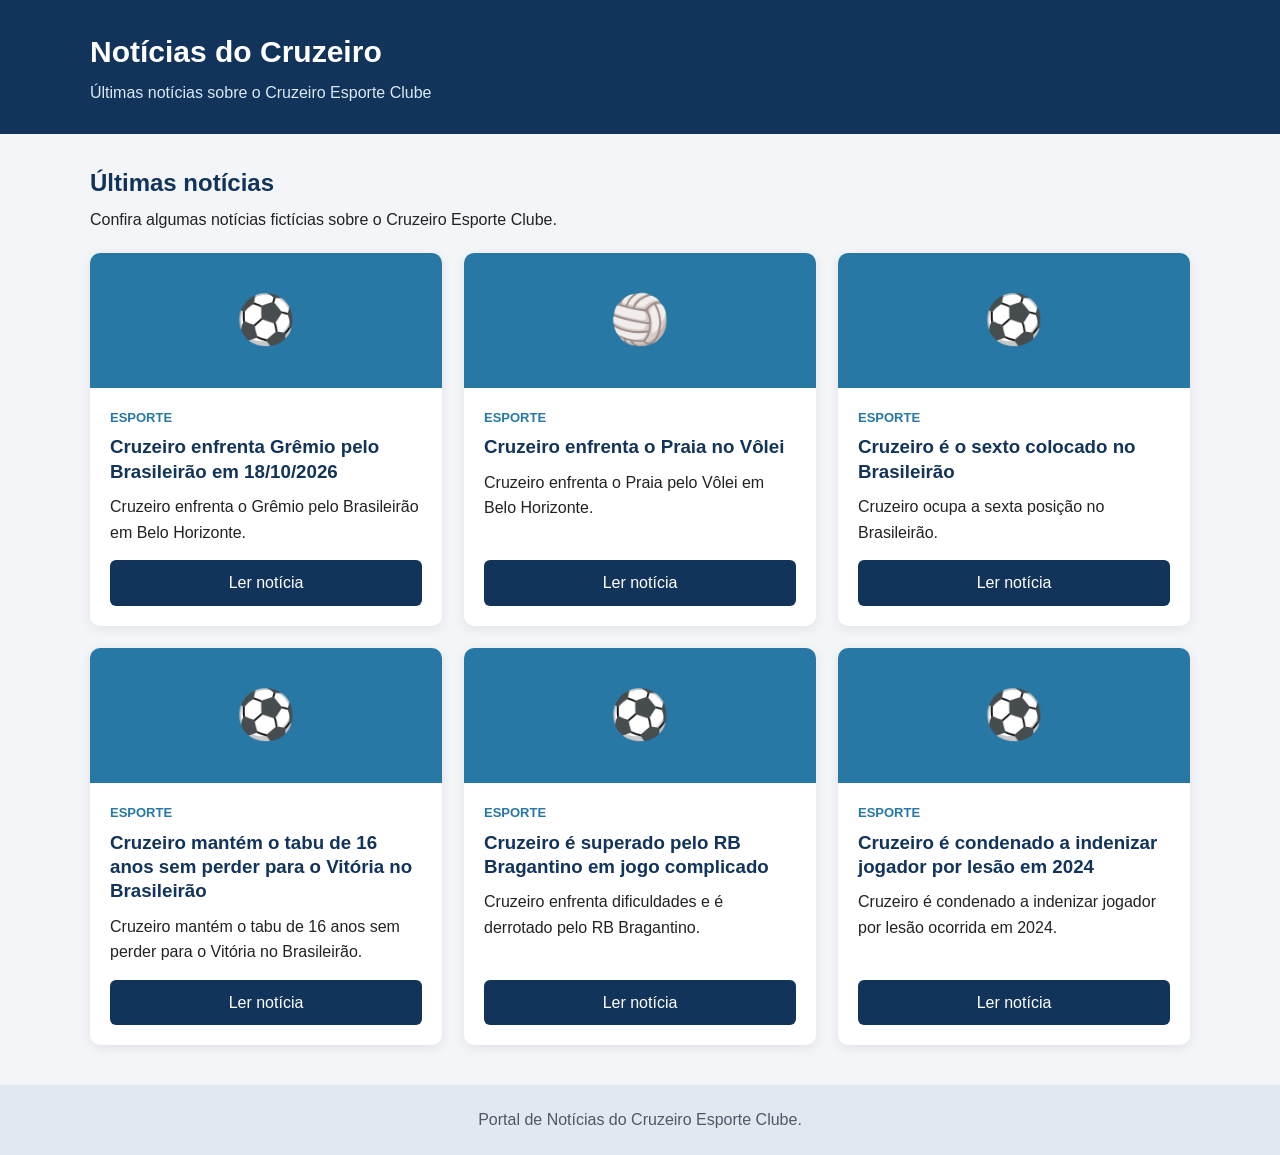
<file: index.html>
<!DOCTYPE html>
<html lang="pt-BR">
<head>
    <meta charset="UTF-8">
    <meta name="viewport" content="width=device-width, initial-scale=1.0">
    <title>Notícias do Cruzeiro</title>
    <link rel="stylesheet" href="style.css">
    <script src="app.js" defer></script>
    <link rel="icon" type="image/png" href="img/cruzeiro.png">
</head>
<body>
    <header class="topo">
        <div class="container">
            <h1>Notícias do Cruzeiro</h1>
            <p>Últimas notícias sobre o Cruzeiro Esporte Clube</p>
        </div>
    </header>

    <main class="container">
        <section class="introducao">
            <h2>Últimas notícias</h2>
            <p>Confira algumas notícias fictícias sobre o Cruzeiro Esporte Clube.</p>
        </section>

        <section id="lista-noticias" class="cards" aria-label="Lista de notícias">
            
        </section>
    </main>

    <footer class="rodape">
        <p>Portal de Notícias do Cruzeiro Esporte Clube.</p>
    </footer>
</body>
</html>
</file>
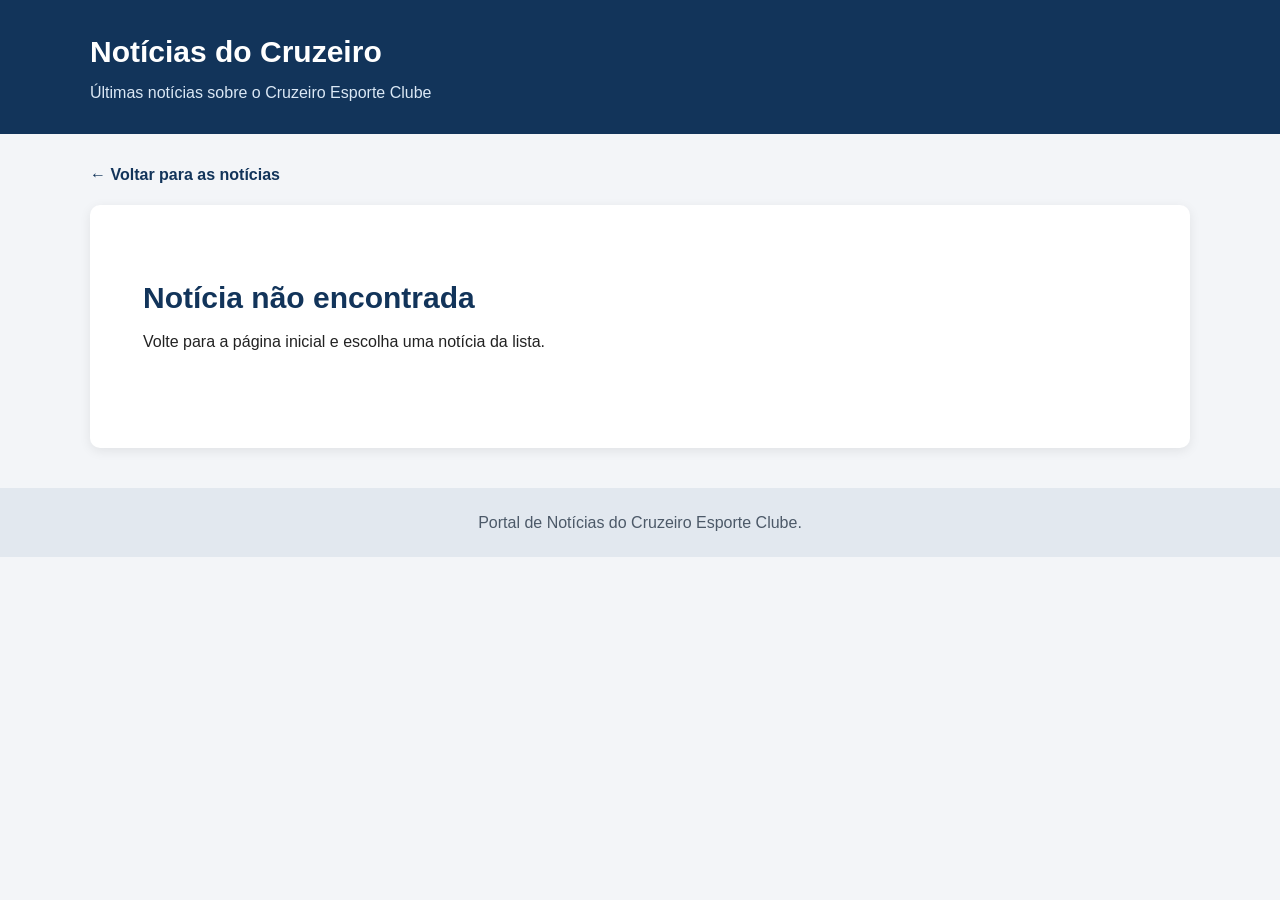
<file: detalhes.html>
<!DOCTYPE html>
<html lang="pt-BR">
<head>
    <meta charset="UTF-8">
    <meta name="viewport" content="width=device-width, initial-scale=1.0">
    <title>Detalhes da notícia | Notícias do Cruzeiro</title>
    <link rel="stylesheet" href="style.css">
    <script src="app.js" defer></script>
    <link rel="icon" type="image/png" href="img/cruzeiro.png">
</head>
<body>
    <header class="topo">
        <div class="container">
            <h1>Notícias do Cruzeiro</h1>
            <p>Últimas notícias sobre o Cruzeiro Esporte Clube</p>
        </div>
    </header>

    <main class="container">
        <a class="voltar" href="index.html">&larr; Voltar para as notícias</a>
        <article id="detalhe-noticia" class="detalhe">
        </article>
    </main>

    <footer class="rodape">
        <p>Portal de Notícias do Cruzeiro Esporte Clube.</p>
    </footer>
</body>
</html>
</file>
<file: style.css>
* {
    margin: 0;
    padding: 0;
    box-sizing: border-box;
}

body {
    font-family: Arial, Helvetica, sans-serif;
    background-color: #f3f5f8;
    color: #222;
    line-height: 1.6;
}

.container {
    width: 90%;
    max-width: 1100px;
    margin: 0 auto;
}

.topo {
    background-color: #12345a;
    color: white;
    padding: 28px 0;
}

.topo h1 {
    font-size: 30px;
    margin-bottom: 4px;
}

.topo p {
    color: #dbe8f5;
}

.introducao {
    margin: 30px 0 20px;
}

.introducao h2 {
    color: #12345a;
    margin-bottom: 5px;
}

.cards {
    display: grid;
    grid-template-columns: repeat(3, 1fr);
    gap: 22px;
    margin-bottom: 40px;
}

.card {
    background-color: white;
    border-radius: 10px;
    overflow: hidden;
    box-shadow: 0 3px 12px rgba(0, 0, 0, 0.08);
    display: flex;
    flex-direction: column;
}

.card-imagem {
    min-height: 135px;
    display: flex;
    align-items: center;
    justify-content: center;
    color: white;
    font-size: 48px;
}

.cor-azul { background: #2878a5; }
.cor-verde { background: #38866b; }
.cor-roxa { background: #7955a5; }
.cor-laranja { background: #c77938; }

.card-conteudo {
    padding: 20px;
    display: flex;
    flex-direction: column;
    flex: 1;
}

.categoria {
    color: #2878a5;
    font-size: 13px;
    font-weight: bold;
    text-transform: uppercase;
    margin-bottom: 7px;
}

.card h3 {
    color: #12345a;
    margin-bottom: 10px;
    line-height: 1.3;
}

.card p {
    margin-bottom: 15px;
}

.botao {
    display: inline-block;
    margin-top: auto;
    padding: 10px 14px;
    background-color: #12345a;
    color: white;
    text-decoration: none;
    border-radius: 6px;
    text-align: center;
}

.botao:hover {
    background-color: #20527f;
}

.voltar {
    display: inline-block;
    margin: 28px 0 18px;
    color: #12345a;
    font-weight: bold;
    text-decoration: none;
}

.detalhe {
    background: white;
    border-radius: 10px;
    padding: 28px;
    margin-bottom: 40px;
    box-shadow: 0 3px 12px rgba(0, 0, 0, 0.08);
}

.detalhe h2 {
    color: #12345a;
    font-size: 30px;
    line-height: 1.3;
    margin-bottom: 12px;
}

.detalhe .texto-completo {
    margin-top: 20px;
    white-space: pre-line;
}

.detalhe .informacoes {
    color: #666;
    font-size: 14px;
    margin-top: 12px;
}

.detalhe-imagem {
    min-height: 180px;
    border-radius: 8px;
    display: flex;
    align-items: center;
    justify-content: center;
    font-size: 64px;
    color: white;
    margin-bottom: 22px;
}

.mensagem {
    background: white;
    padding: 25px;
    border-radius: 8px;
    margin: 20px 0 40px;
}

.rodape {
    text-align: center;
    padding: 22px;
    background-color: #e2e8ef;
    color: #4c5968;
}

@media (max-width: 800px) {
    .cards {
        grid-template-columns: repeat(2, 1fr);
    }
}

@media (max-width: 550px) {
    .cards {
        grid-template-columns: 1fr;
    }

    .topo h1 {
        font-size: 26px;
    }

    .detalhe {
        padding: 20px;
    }

    .detalhe h2 {
        font-size: 24px;
    }
}
</file>
